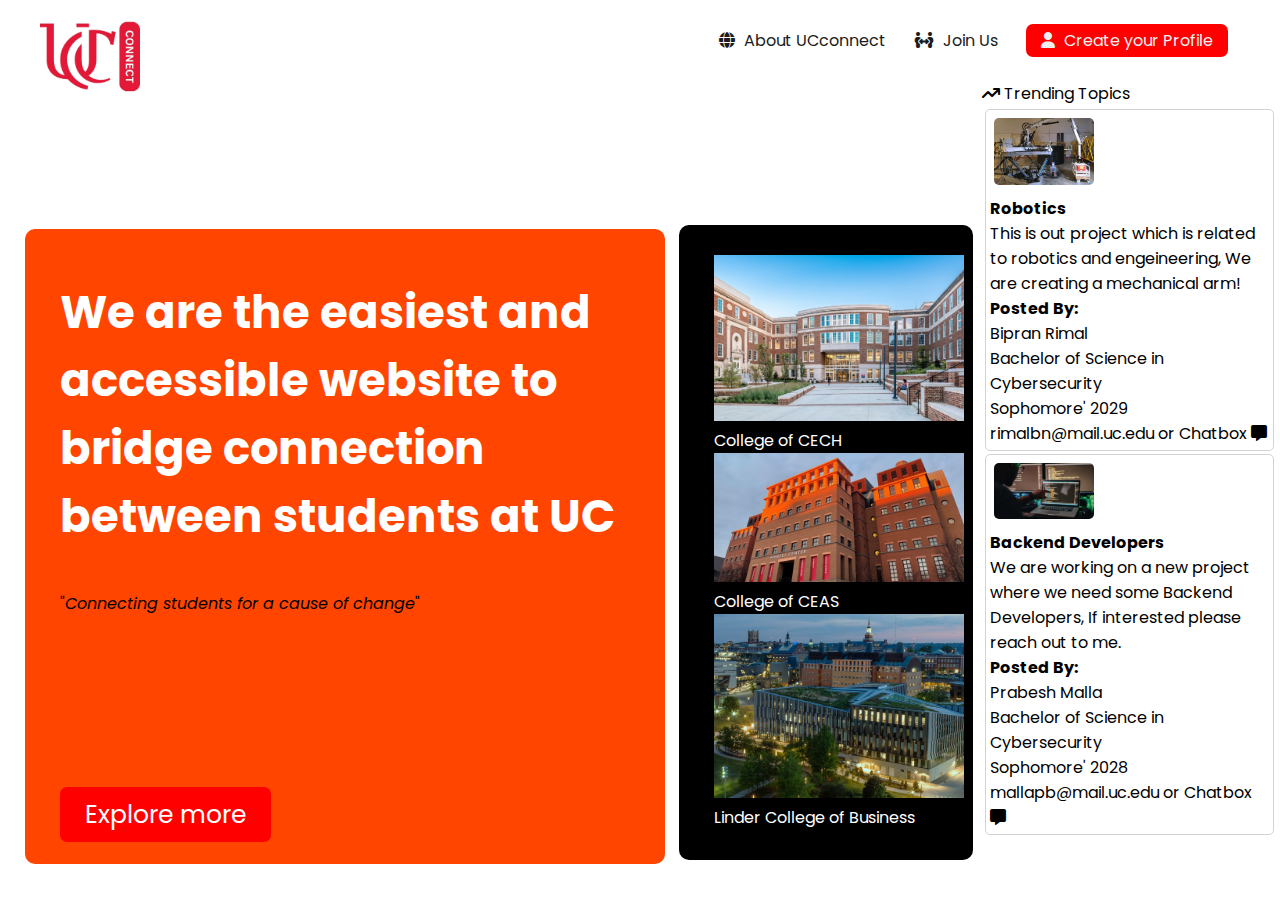
<file: index.html>
<!DOCTYPE html>
<html lang="en">
<head>
    <meta charset="UTF-8">
    <meta name="viewport" content="width=device-width, initial-scale=1.0">
    <title>UCConnect</title>

    <link rel="preconnect" href="https://fonts.googleapis.com">
    <link rel="preconnect" href="https://fonts.gstatic.com" crossorigin>
    <link href="https://fonts.googleapis.com/css2?family=Poppins:wght@400;600&display=swap" rel="stylesheet">

    <link rel="stylesheet" href="https://cdnjs.cloudflare.com/ajax/libs/font-awesome/6.7.2/css/all.min.css" integrity="sha512-Evv84Mr4kqVGRNSgIGL/F/aIDqQb7xQ2vcrdIwxfjThSH8CSR7PBEakCr51Ck+w+/U6swU2Im1vVX0SVk9ABhg==" crossorigin="anonymous" referrerpolicy="no-referrer" />
    <link rel="stylesheet" href="style.css">
</head>
<body class="homepage">
    <!--Navbar-->
    <nav>
        <div class="left">
            <a href="/">
                <img src="/Photos/logo.webp">
            </a>
        </div>

        <div class="right">

            <a href="aboutus.html">
                <i class="fa-solid fa-globe"></i>
                <span>About UCconnect</span>
            </a>

            <a href="joinus.html">
                <i class="fa-solid fa-people-arrows"></i>
                <span>Join Us</span>
            </a>

            <a href="createprofile.html">
                <i class="fa-solid fa-user"></i>
                <span>Create your Profile</span>
            </a>
        </div>
    </nav>

    <!--project homepage-->

    <div class="explore">

        <h1>We are the easiest and accessible website to bridge connection between students at UC</h1>
        <p>"<i>Connecting students for a cause of change</i>"</p>
        <a href="login.html">
        <span>Explore more</span>
        </a>

    </div>

    

    <!--Campus details-->



<section id="colleges" class="college-section">

        <div class="cell">
            <img src="Photos/tempCECH.webp">
            <span>College of CECH</span>
        </div>



        <div class="cell">
            <img src="Photos/tempCEAS.webp">
            <span>College of CEAS</span>
        </div>


        <div class="cell">
            <img src="Photos/tempLinder.webp">
            <span>Linder College of Business</span>
        </div>
    </section>


    <!--Project details-->

    <section id="trend" class="trending-projects">

        <div class="title">
            <i class="fa-solid fa-arrow-trend-up"></i> Trending Topics
        </div>

       <div class="cells">


        <div class="cell">
            <img src="/Photos/Robotics.webp">
            <p><b>Robotics</b></p>
            <span>This is out project which is related to robotics and engeineering, We are creating a mechanical arm!
                <br><b>Posted By:</b><br>Bipran Rimal<br>Bachelor of Science in Cybersecurity<br>Sophomore' 2029<br>rimalbn@mail.uc.edu or Chatbox
            </span>
            <i class="fa-solid fa-message"></i>
        </div>


        <div class="cell">
            <img src="/Photos/Programing.webp">
            <p><b>Backend Developers</b></p>
            <span>We are working on a new project where we need some Backend Developers, If interested please reach out to me.
                <br><b>Posted By:</b><br>Prabesh Malla<br>Bachelor of Science in Cybersecurity<br>Sophomore' 2028<br>mallapb@mail.uc.edu or Chatbox
            </span>
            <i class="fa-solid fa-message"></i>
        </div>


       </div>

    </section>

</body>
</html>
</file>
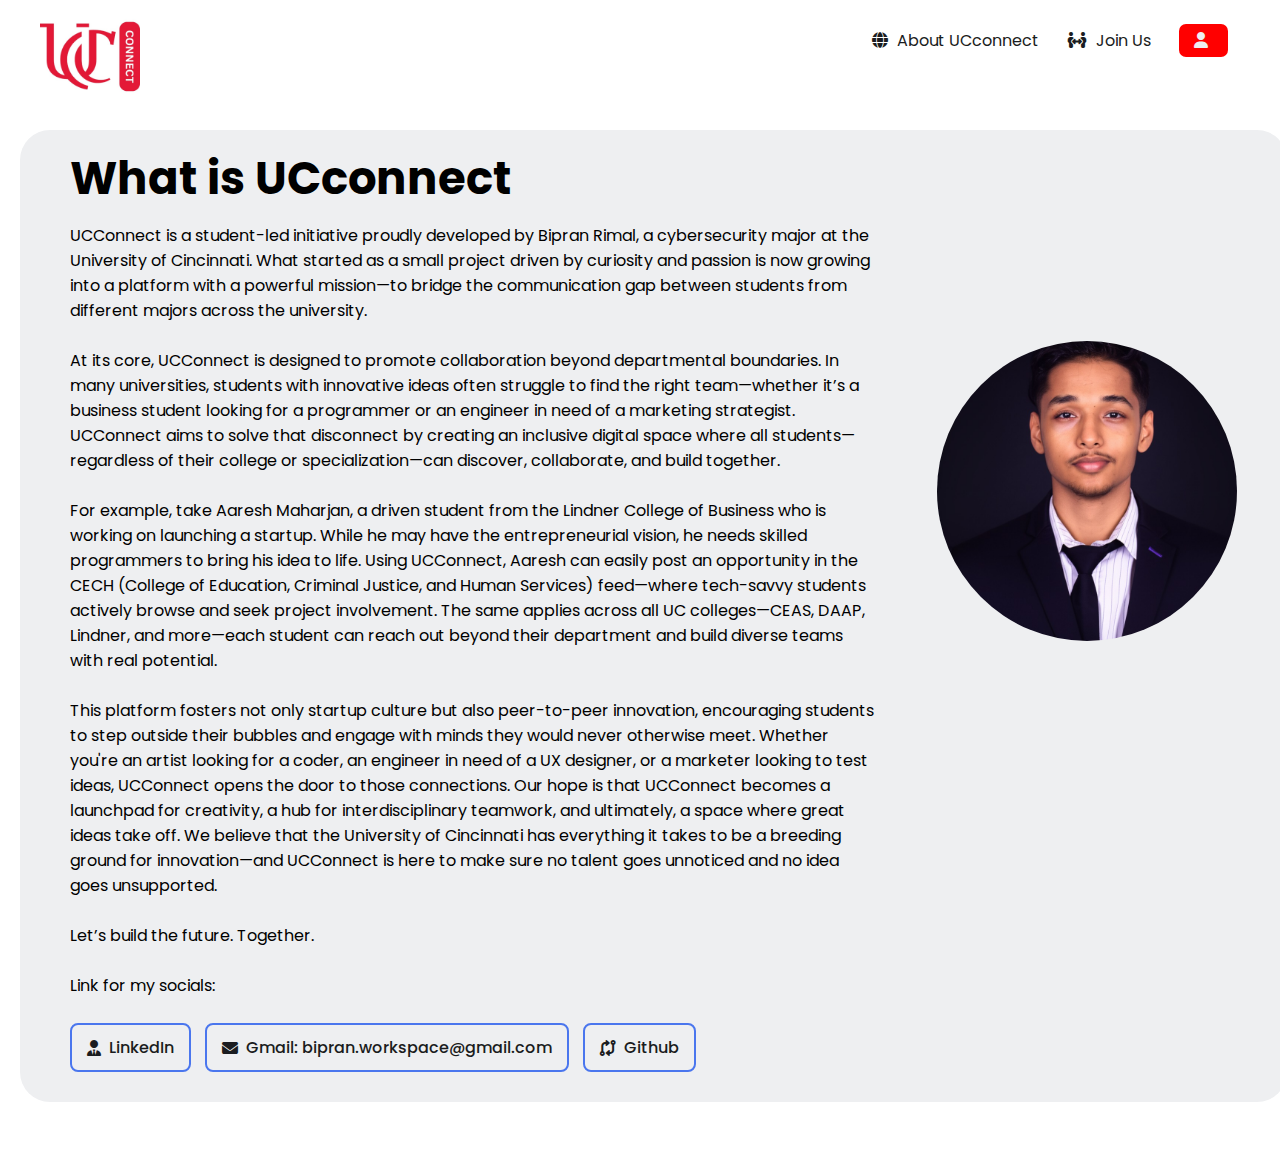
<file: aboutus.html>
<!DOCTYPE html>
    <html lang="en">
    <head>
        <meta charset="UTF-8">
        <meta name="viewport" content="width=device-width, initial-scale=1.0">
        <title>About Us</title>


        <link rel="preconnect" href="https://fonts.googleapis.com">
        <link rel="preconnect" href="https://fonts.gstatic.com" crossorigin>
        <link href="https://fonts.googleapis.com/css2?family=Poppins:wght@400;600&display=swap" rel="stylesheet">

        <link rel="stylesheet" href="https://cdnjs.cloudflare.com/ajax/libs/font-awesome/6.7.2/css/all.min.css" integrity="sha512-Evv84Mr4kqVGRNSgIGL/F/aIDqQb7xQ2vcrdIwxfjThSH8CSR7PBEakCr51Ck+w+/U6swU2Im1vVX0SVk9ABhg==" crossorigin="anonymous" referrerpolicy="no-referrer" />
        <link rel="stylesheet" href="style.css">


    </head>
    <body class="aboutus">
        

        <!--Navbar-->
        <nav>
            <div class="left">
                <a href="index.html">
                    <img src="/Photos/logo.webp">
                </a>
            </div>

            <div class="right">

                <a href="aboutus.html">
                    <i class="fa-solid fa-globe"></i>
                    <span>About UCconnect</span>
                </a>

                <a href="joinus.html">
                    <i class="fa-solid fa-people-arrows"></i>
                    <span>Join Us</span>
                </a>

                <a href="login.html">
                    <i class="fa-solid fa-user"></i>
                    <span id="userDisplay"></span>
                </a>
            </div>
        </nav>


<main>

    <!--What is UC connect??-->


    <section class="main-class">
        <div class="text">
            <h1>What is UCconnect</h1>
            <p>UCConnect is a student-led initiative proudly developed by Bipran Rimal, a cybersecurity major at the University of Cincinnati. What started as a small project driven by curiosity and passion is now growing into a platform with a powerful mission—to bridge the communication gap between students from different majors across the university.
                <br><br>At its core, UCConnect is designed to promote collaboration beyond departmental boundaries. In many universities, students with innovative ideas often struggle to find the right team—whether it’s a business student looking for a programmer or an engineer in need of a marketing strategist. UCConnect aims to solve that disconnect by creating an inclusive digital space where all students—regardless of their college or specialization—can discover, collaborate, and build together.
                <br><br>For example, take Aaresh Maharjan, a driven student from the Lindner College of Business who is working on launching a startup. While he may have the entrepreneurial vision, he needs skilled programmers to bring his idea to life. Using UCConnect, Aaresh can easily post an opportunity in the CECH (College of Education, Criminal Justice, and Human Services) feed—where tech-savvy students actively browse and seek project involvement. The same applies across all UC colleges—CEAS, DAAP, Lindner, and more—each student can reach out beyond their department and build diverse teams with real potential.
                <br><br>This platform fosters not only startup culture but also peer-to-peer innovation, encouraging students to step outside their bubbles and engage with minds they would never otherwise meet. Whether you're an artist looking for a coder, an engineer in need of a UX designer, or a marketer looking to test ideas, UCConnect opens the door to those connections.
                Our hope is that UCConnect becomes a launchpad for creativity, a hub for interdisciplinary teamwork, and ultimately, a space where great ideas take off. We believe that the University of Cincinnati has everything it takes to be a breeding ground for innovation—and UCConnect is here to make sure no talent goes unnoticed and no idea goes unsupported.
                <br><br>Let’s build the future. Together.
                <br><br>Link for my socials:<br>
            </p>

            <div class="links">
                <a href="https://www.linkedin.com/in/bipran/">
                    <i class="fa-solid fa-user-tie"></i>
                    <span>LinkedIn</span>
                </a>


                <a href="mailto:bipran.workspace@gmail.com">
                    <i class="fa-solid fa-envelope"></i>
                    <span>Gmail: bipran.workspace@gmail.com</span>
                </a>  


                <a href="https://github.com/rimalbn">
                    <i class="fa-solid fa-code-compare"></i>
                    <span>Github</span>
                </a>
            </div>
        </div>

            <div class="headshot">
                <img src="/Photos/BipranNewPhoto.webp">
            </div>

    </section>








        <script>
        // Grab the saved username
        const username = localStorage.getItem("loggedInUser");

        // Find the element that says "Guest"
        const userDisplay = document.getElementById("userDisplay");

        // Replace it with the actual username
        if (username && userDisplay) {
        userDisplay.textContent = username;
        }
    </script>

        </main>
    </body>
</html>
</file>
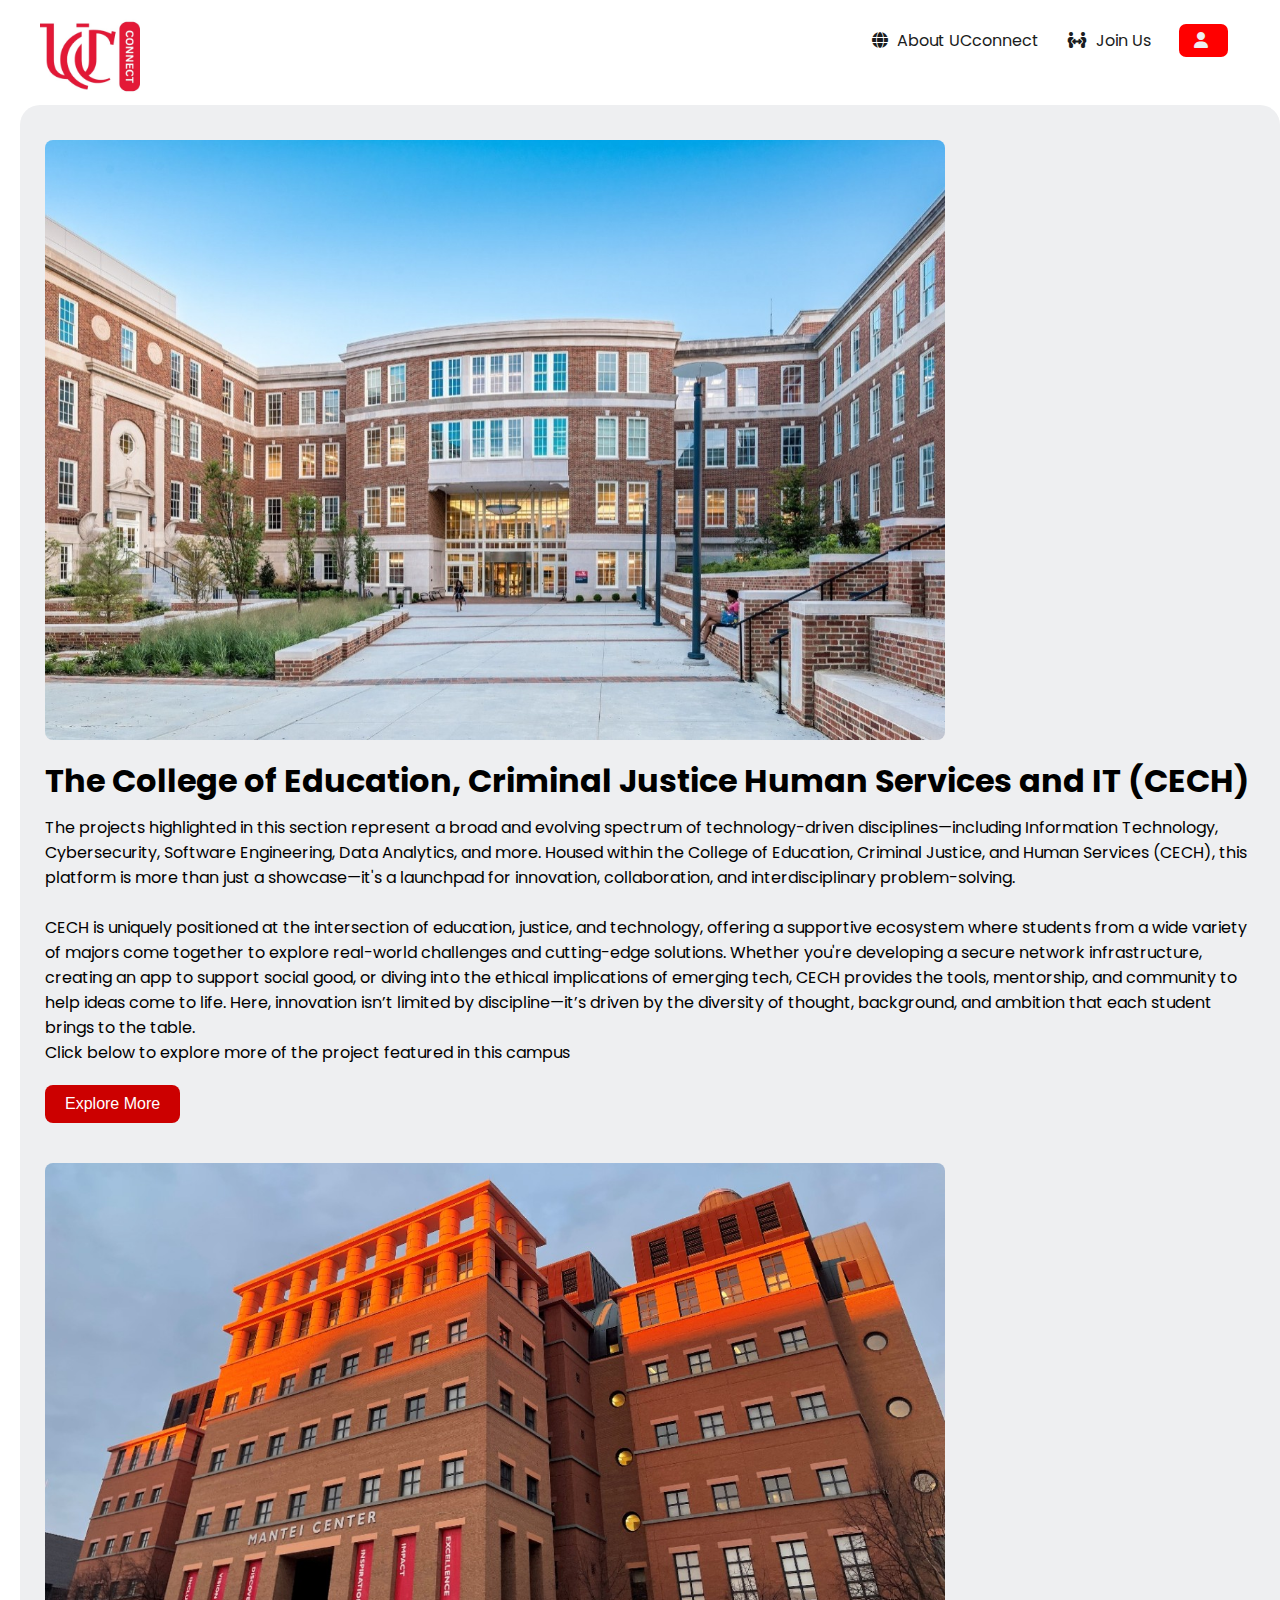
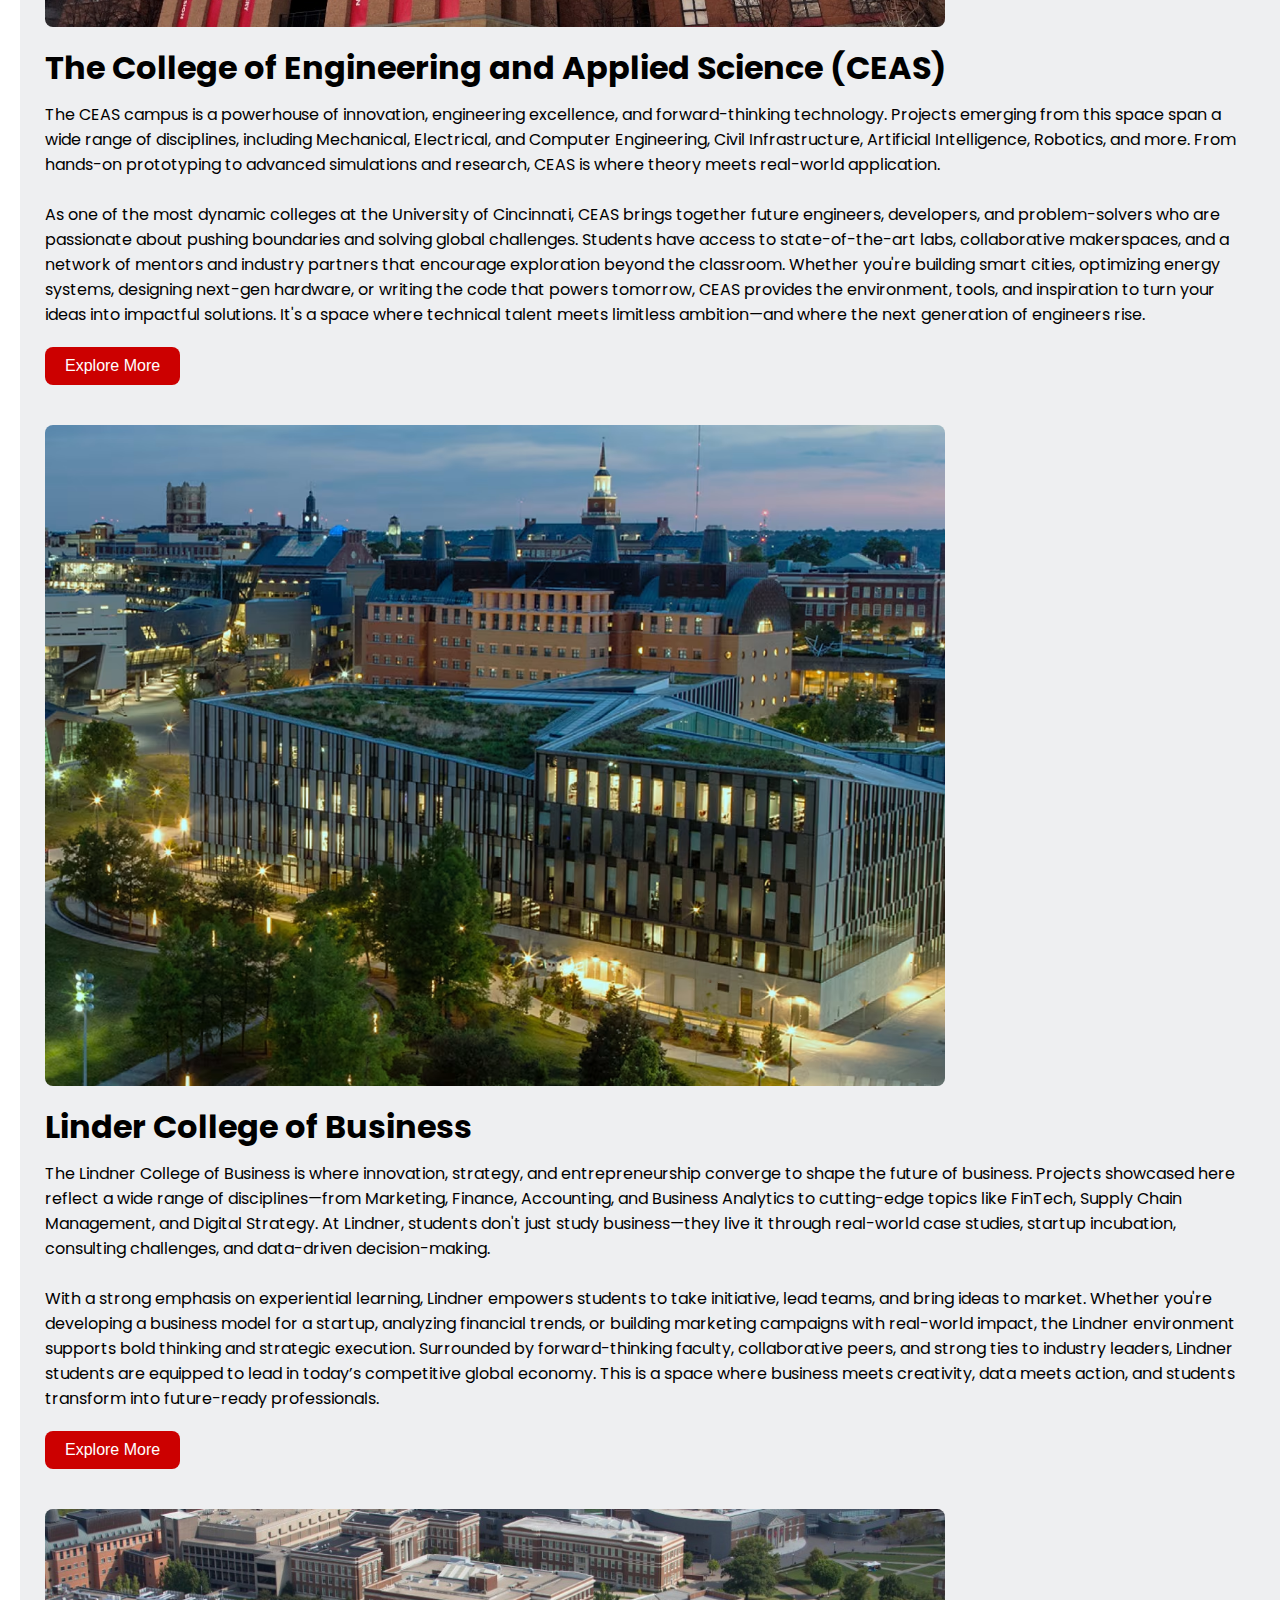
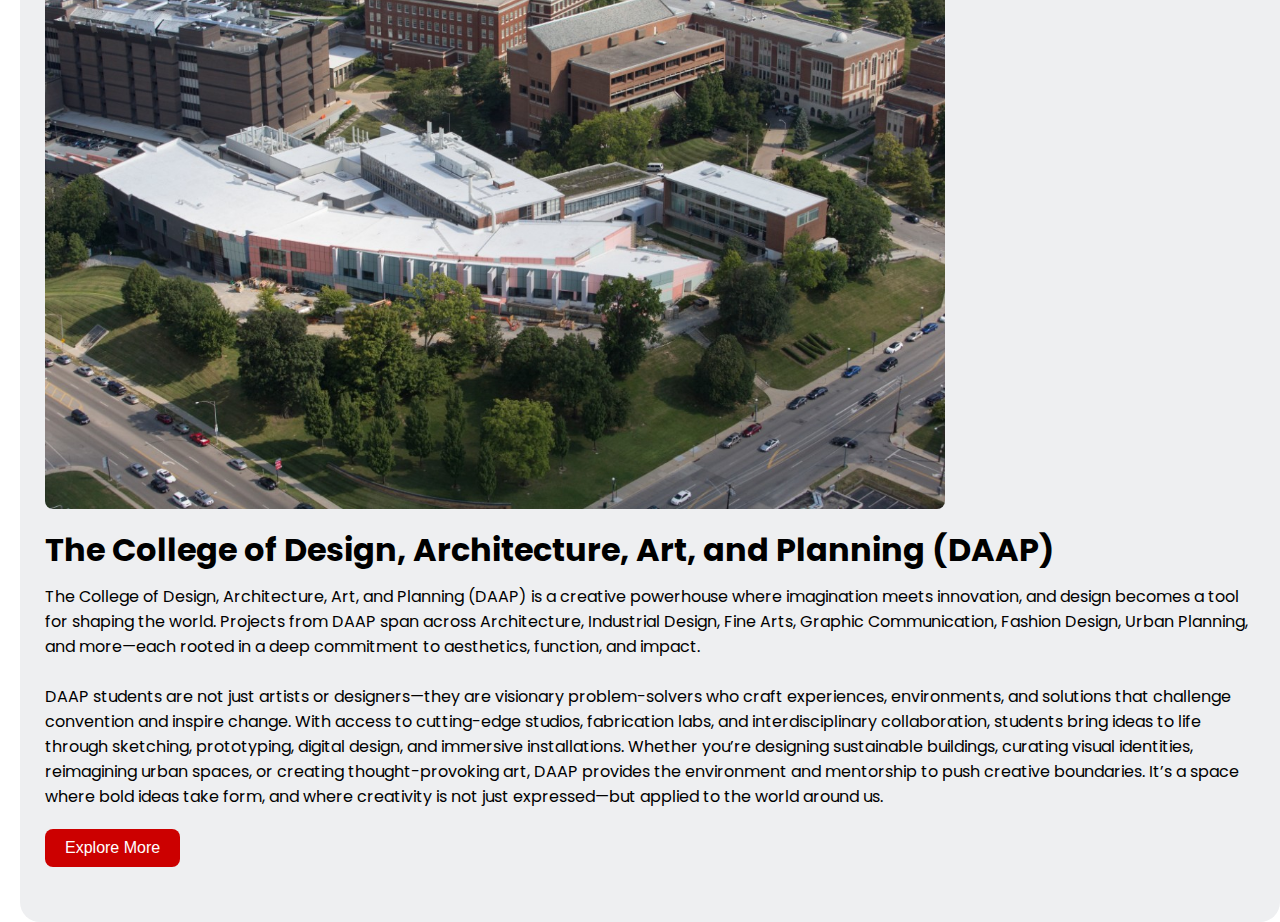
<file: college.html>
<!DOCTYPE html>
<html lang="en">
<head>
    <meta charset="UTF-8">
    <meta name="viewport" content="width=device-width, initial-scale=1.0">
    <title>Welcome</title>

    <link rel="preconnect" href="https://fonts.googleapis.com">
    <link rel="preconnect" href="https://fonts.gstatic.com" crossorigin>
    <link href="https://fonts.googleapis.com/css2?family=Poppins:wght@400;600&display=swap" rel="stylesheet">

    <link rel="stylesheet" href="https://cdnjs.cloudflare.com/ajax/libs/font-awesome/6.7.2/css/all.min.css" integrity="sha512-Evv84Mr4kqVGRNSgIGL/F/aIDqQb7xQ2vcrdIwxfjThSH8CSR7PBEakCr51Ck+w+/U6swU2Im1vVX0SVk9ABhg==" crossorigin="anonymous" referrerpolicy="no-referrer" />
    <link rel="stylesheet" href="style.css">


</head>
<body class="welcomepage">

        <!--Navbar-->
    <nav>
        <div class="left">
            <a href="college.html">
                <img src="/Photos/logo.webp">
            </a>
        </div>

        <div class="right">

            <a href="aboutus.html">
                <i class="fa-solid fa-globe"></i>
                <span>About UCconnect</span>
            </a>

            <a href="joinus.html">
                <i class="fa-solid fa-people-arrows"></i>
                <span>Join Us</span>
            </a>

            <a href="login.html">
                <i class="fa-solid fa-user"></i>
                <span id="userDisplay"></span>
            </a>
        </div>
    </nav>







    <!--colleges-->

    <section id="loggedin" class="college-details">

        <div class="cell">
            <img src="Photos/tempCECH.webp">
            <h1>The College of Education, Criminal Justice Human Services and IT (CECH)</h1>
            <span>The projects highlighted in this section represent a broad and evolving spectrum of technology-driven disciplines—including Information Technology, Cybersecurity, Software Engineering, Data Analytics, and more. Housed within the College of Education, Criminal Justice, and Human Services (CECH), this platform is more than just a showcase—it's a launchpad for innovation, collaboration, and interdisciplinary problem-solving.
                <br><br>CECH is uniquely positioned at the intersection of education, justice, and technology, offering a supportive ecosystem where students from a wide variety of majors come together to explore real-world challenges and cutting-edge solutions. Whether you're developing a secure network infrastructure, creating an app to support social good, or diving into the ethical implications of emerging tech, CECH provides the tools, mentorship, and community to help ideas come to life.
                Here, innovation isn’t limited by discipline—it’s driven by the diversity of thought, background, and ambition that each student brings to the table.
                <br>Click below to explore more of the project featured in this campus
            </span>
            <br>
            <button onclick="window.location.href='Socialmedia.html'">Explore More</button>



        </div>



        <div class="cell">
            <img src="Photos/tempCEAS.webp">
            <h1>The College of Engineering and Applied Science (CEAS)</h1>
            <span>The CEAS campus is a powerhouse of innovation, engineering excellence, and forward-thinking technology. Projects emerging from this space span a wide range of disciplines, including Mechanical, Electrical, and Computer Engineering, Civil Infrastructure, Artificial Intelligence, Robotics, and more. From hands-on prototyping to advanced simulations and research, CEAS is where theory meets real-world application.
                <br><br>As one of the most dynamic colleges at the University of Cincinnati, CEAS brings together future engineers, developers, and problem-solvers who are passionate about pushing boundaries and solving global challenges. Students have access to state-of-the-art labs, collaborative makerspaces, and a network of mentors and industry partners that encourage exploration beyond the classroom.
                Whether you're building smart cities, optimizing energy systems, designing next-gen hardware, or writing the code that powers tomorrow, CEAS provides the environment, tools, and inspiration to turn your ideas into impactful solutions. It's a space where technical talent meets limitless ambition—and where the next generation of engineers rise.
            </span>
            <br>
            <button onclick="window.location.href='Socialmedia.html'">Explore More</button>


        </div>


        <div class="cell">
            <img src="Photos/tempLinder.webp">
            <h1>Linder College of Business</h1>
            <span>The Lindner College of Business is where innovation, strategy, and entrepreneurship converge to shape the future of business. Projects showcased here reflect a wide range of disciplines—from Marketing, Finance, Accounting, and Business Analytics to cutting-edge topics like FinTech, Supply Chain Management, and Digital Strategy. At Lindner, students don't just study business—they live it through real-world case studies, startup incubation, consulting challenges, and data-driven decision-making.
                <br><br>With a strong emphasis on experiential learning, Lindner empowers students to take initiative, lead teams, and bring ideas to market. Whether you're developing a business model for a startup, analyzing financial trends, or building marketing campaigns with real-world impact, the Lindner environment supports bold thinking and strategic execution.
                Surrounded by forward-thinking faculty, collaborative peers, and strong ties to industry leaders, Lindner students are equipped to lead in today’s competitive global economy. This is a space where business meets creativity, data meets action, and students transform into future-ready professionals.
            </span>
            <br>
            <button onclick="window.location.href='Socialmedia.html'">Explore More</button>


        </div>


        <div class="cell">
            <img src="Photos/tempDAAP.webp">
            <h1>The College of Design, Architecture, Art, and Planning (DAAP)</h1>
            <span>The College of Design, Architecture, Art, and Planning (DAAP) is a creative powerhouse where imagination meets innovation, and design becomes a tool for shaping the world. Projects from DAAP span across Architecture, Industrial Design, Fine Arts, Graphic Communication, Fashion Design, Urban Planning, and more—each rooted in a deep commitment to aesthetics, function, and impact.
                <br><br>DAAP students are not just artists or designers—they are visionary problem-solvers who craft experiences, environments, and solutions that challenge convention and inspire change. With access to cutting-edge studios, fabrication labs, and interdisciplinary collaboration, students bring ideas to life through sketching, prototyping, digital design, and immersive installations.
                Whether you’re designing sustainable buildings, curating visual identities, reimagining urban spaces, or creating thought-provoking art, DAAP provides the environment and mentorship to push creative boundaries. It’s a space where bold ideas take form, and where creativity is not just expressed—but applied to the world around us.
            </span>
            <br>
            <button onclick="window.location.href='Socialmedia.html'">Explore More</button>


        </div>


    </section>



    <!--Use details for college-->







    <script>
        // Grab the saved username
        const username = localStorage.getItem("loggedInUser");

        // Find the element that says "Guest"
        const userDisplay = document.getElementById("userDisplay");

        // Replace it with the actual username
        if (username && userDisplay) {
        userDisplay.textContent = username;
        }
    </script>
    
</body>
</html>
</file>
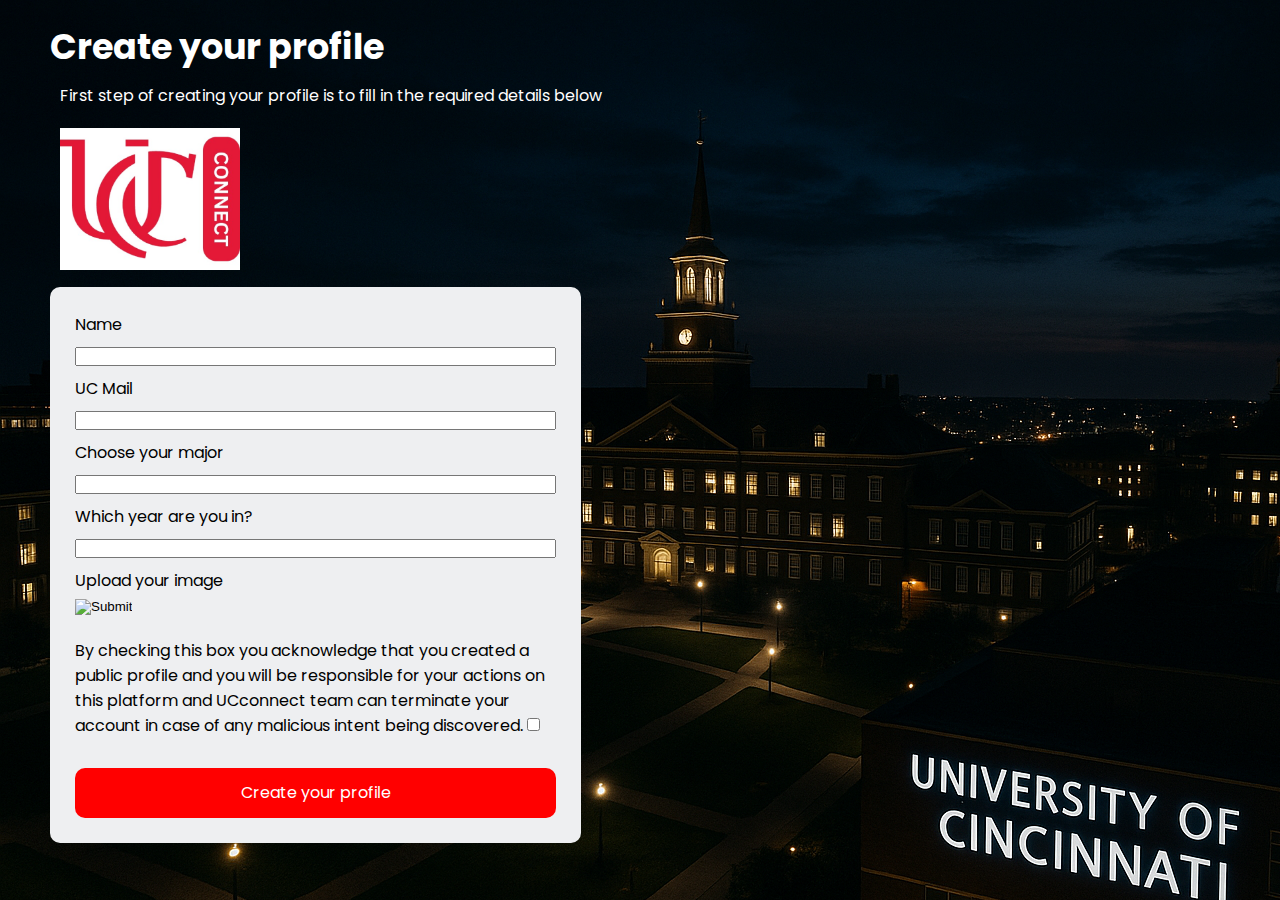
<file: createprofile.html>
<!DOCTYPE html>
<html lang="en">
<head>
    <meta charset="UTF-8">
    <meta name="viewport" content="width=device-width, initial-scale=1.0">
    <title>Join Us</title>

    <link rel="preconnect" href="https://fonts.googleapis.com">
    <link rel="preconnect" href="https://fonts.gstatic.com" crossorigin>
    <link href="https://fonts.googleapis.com/css2?family=Poppins:wght@400;600&display=swap" rel="stylesheet">

    <link rel="stylesheet" href="https://cdnjs.cloudflare.com/ajax/libs/font-awesome/6.7.2/css/all.min.css" integrity="sha512-Evv84Mr4kqVGRNSgIGL/F/aIDqQb7xQ2vcrdIwxfjThSH8CSR7PBEakCr51Ck+w+/U6swU2Im1vVX0SVk9ABhg==" crossorigin="anonymous" referrerpolicy="no-referrer" />
    <link rel="stylesheet" href="style.css">


    <style>
        body{
            font-family: 'poppins', sans-serif;
            background-image: url(Photos/UniversityPic.webp);
            background-color: black;
            color: white;
        }

        .contact-section .group .text{
            color: white;
        }

        .contact-section .group{
            color: black;
        }

        .contact-section .group .signup-logo img{
            border-radius: 50px;
        }

    </style>









</head>


<body class="create-profile">

        <!--Section4 Contact!-->
        <section id="contact" class="contact-section">
            <h2>Create your profile</h2>

            <div class="group">
                <div class="text">
                    First step of creating your profile is to fill in the required details below
                </div>

                <div id="signup-logo">
                    <img src="Photos/logo.webp">
                </div>

                <form>

                    <label for="name">Name</label>
                    <input type="text" id="name">

                    <label for="email">UC Mail</label>
                    <input type="email" id="email">

                    <label for ="major"> Choose your major</label>
                    <input type="text" id="major">

                    <label for ="year">Which year are you in?</label>
                    <input type="text" id="year">

                    <div id="form-headshot">
                        <label for="form-headshot">Upload your image<br></label>
                        <input type="image" id="form-headshot">
                    </div>


                    <div id="warn">
                        <label for="warning"> By checking this box you acknowledge that you created a public profile
                            and you will be responsible for your actions on this platform and UCconnect team can terminate your 
                            account in case of any malicious intent being discovered.
                        </label>
                        <input type="checkbox" id="warning">
                    </div>


                    <button type="submit">Create your profile</button>
                </form>
            </div>
        </section>
    
</body>
</html>
</file>
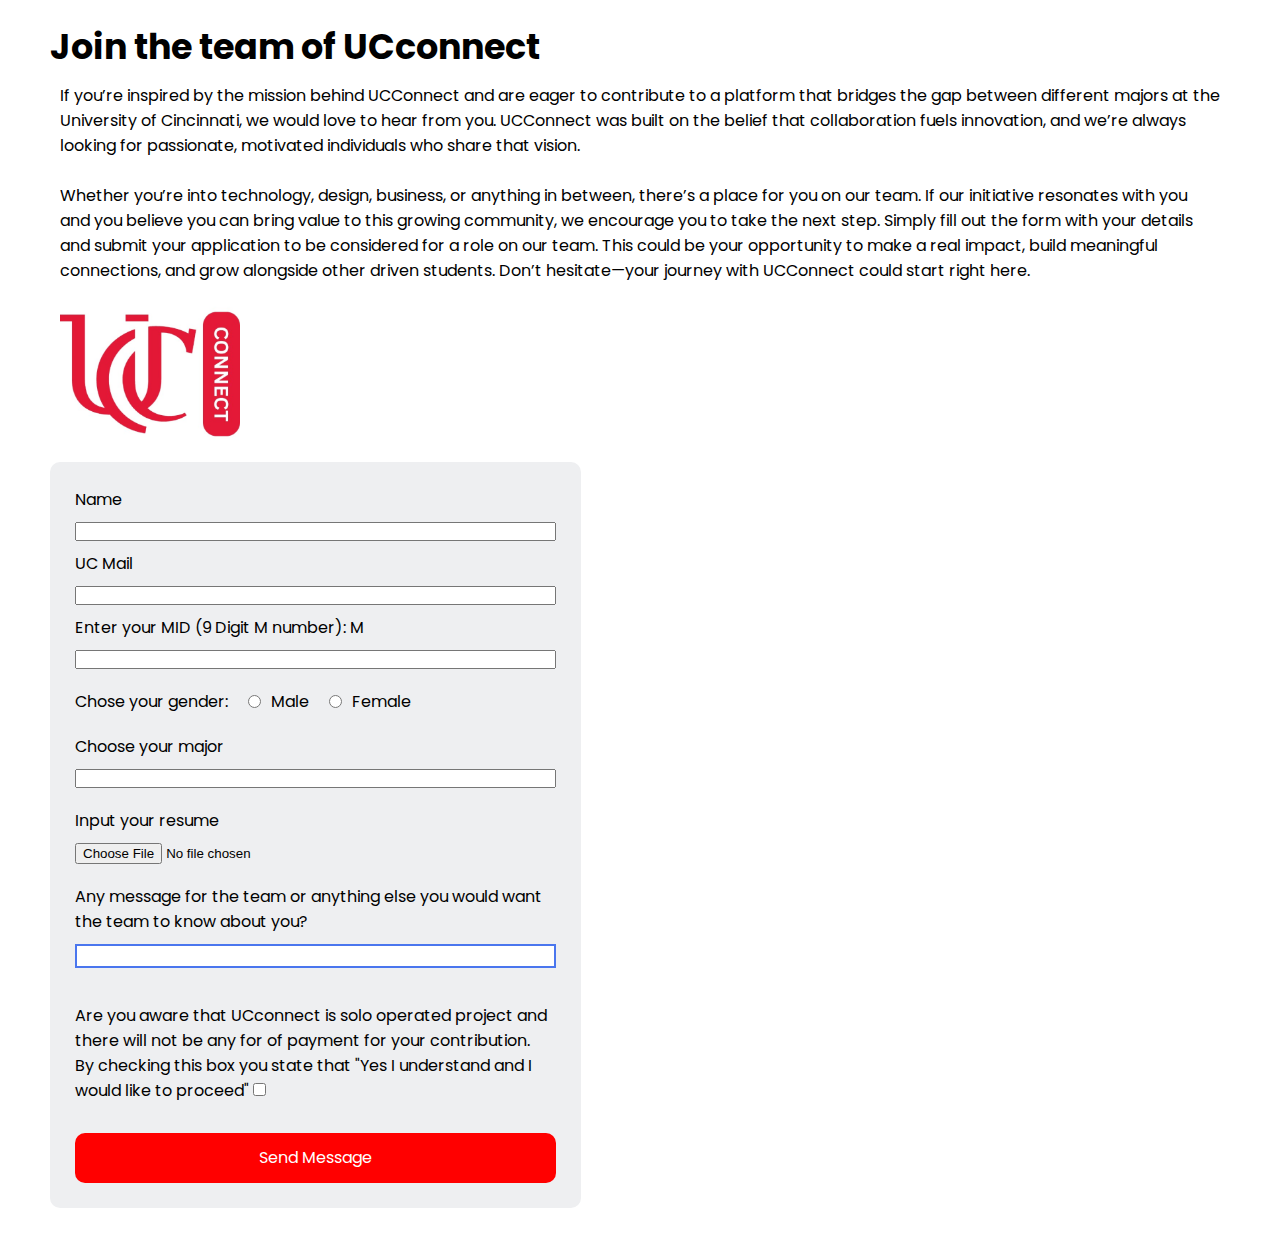
<file: joinus.html>
<!DOCTYPE html>
<html lang="en">
<head>
    <meta charset="UTF-8">
    <meta name="viewport" content="width=device-width, initial-scale=1.0">
    <title>Join Us</title>

    <link rel="preconnect" href="https://fonts.googleapis.com">
    <link rel="preconnect" href="https://fonts.gstatic.com" crossorigin>
    <link href="https://fonts.googleapis.com/css2?family=Poppins:wght@400;600&display=swap" rel="stylesheet">

    <link rel="stylesheet" href="https://cdnjs.cloudflare.com/ajax/libs/font-awesome/6.7.2/css/all.min.css" integrity="sha512-Evv84Mr4kqVGRNSgIGL/F/aIDqQb7xQ2vcrdIwxfjThSH8CSR7PBEakCr51Ck+w+/U6swU2Im1vVX0SVk9ABhg==" crossorigin="anonymous" referrerpolicy="no-referrer" />
    <link rel="stylesheet" href="style.css">
</head>


<body class="joinus">

        <!--Section4 Contact!-->
        <section id="contact" class="contact-section">
            <h2>Join the team of UCconnect</h2>

            <div class="group">
                <div class="text">
                    If you’re inspired by the mission behind UCConnect and are eager to contribute to a platform 
                    that bridges the gap between different majors at the University of Cincinnati, we would love to hear from you.
                    UCConnect was built on the belief that collaboration fuels innovation, and we’re always looking for passionate, 
                    motivated individuals who share that vision. 
                    <br><br>Whether you’re into technology, design, business, or anything in
                    between, there’s a place for you on our team. If our initiative resonates with you and you believe you can bring 
                    value to this growing community, we encourage you to take the next step. Simply fill out the form with your 
                    details and submit your application to be considered for a role on our team. This could be your opportunity to 
                    make a real impact, build meaningful connections, and grow alongside other driven students. 
                    Don’t hesitate—your journey with UCConnect could start right here.<br>
                </div>

                <div id="signup-logo">
                    <img src="/Photos/logo.webp">
                </div>

                <form>

                    <label for="name">Name</label>
                    <input type="text" id="name">

                    <label for="email">UC Mail</label>
                    <input type="email" id="email">

                    <label for="MID">Enter your MID (9 Digit M number): M</label>
                    <input type="number">


                    <div id="checkbox">
                        <label for="gender">Chose your gender: </label><br>
                        <input type="radio" id="male" name="gender" value="male">
                        <label for="male">Male</label><br>
                        <input type="radio" id="female" name="gender" value="female">
                        <label for="female">Female</label><br>
                    </div>

                    <label for ="major"> Choose your major</label>
                    <input type="text" id="major">

                    <div id="form-resume">
                        <label for="resume"> Input your resume<br></label>
                        <input type="file" id="resume">
                    </div>


                    <label for="message">Any message for the team or anything else you would want the team to know about you?</label>
                    <textarea id="Message" cols="30" rows="10"></textarea>


                    <div id="warn">
                        <label for="warning">Are you aware that UCconnect is solo operated project and there will not be any for of payment
                            for your contribution.<br>By checking this box you state that "Yes I understand and I would like 
                            to proceed"</label>
                        <input type="checkbox" id="warning">
                    </div>


                    <button type="submit">Send Message</button>
                </form>
            </div>
        </section>
    
</body>
</html>
</file>
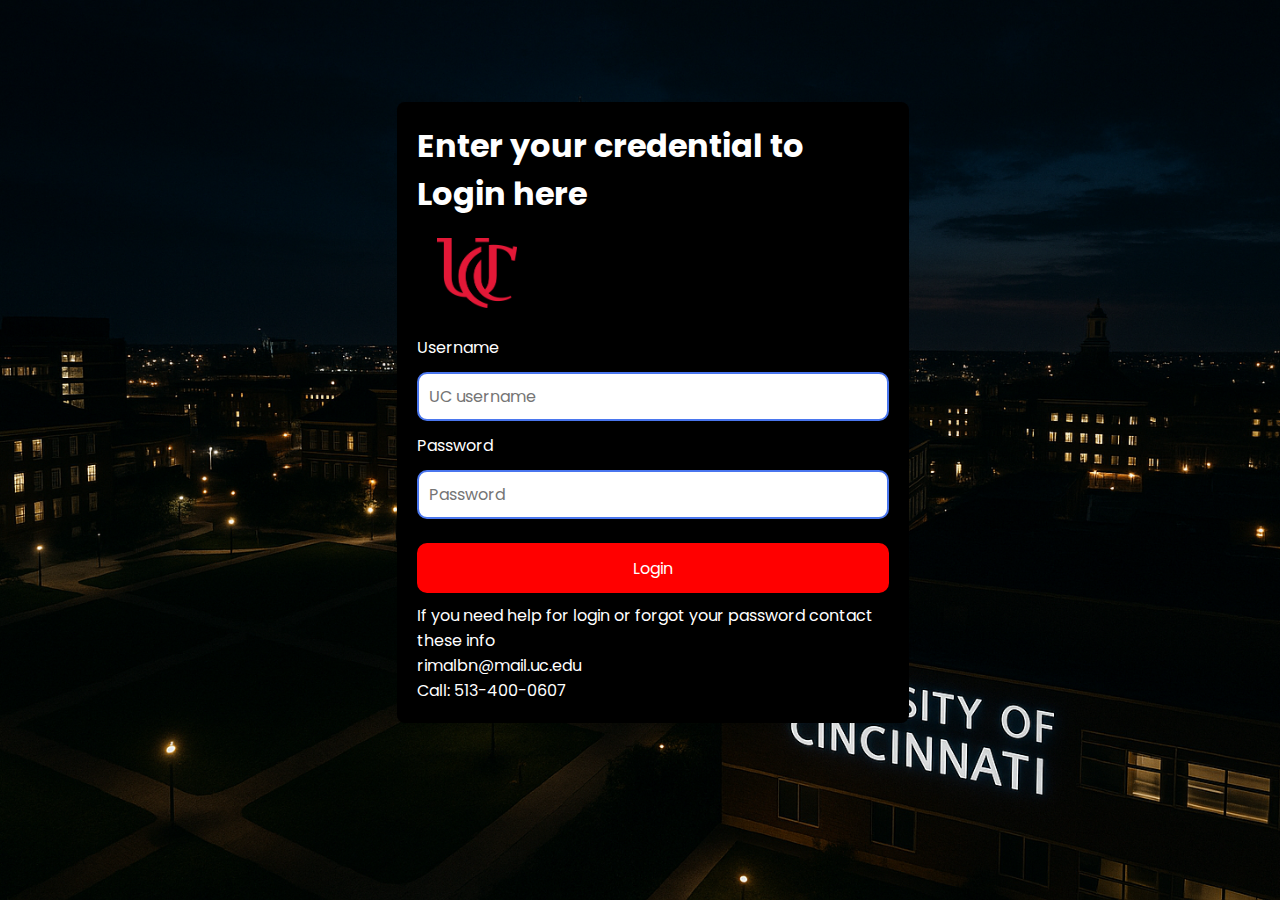
<file: login.html>
<!DOCTYPE html>
<html lang="en">
<head>
    <meta charset="UTF-8">
    <meta name="viewport" content="width=device-width, initial-scale=1.0">
    <title>Login Page</title>


    <link rel="preconnect" href="https://fonts.googleapis.com">
    <link rel="preconnect" href="https://fonts.gstatic.com" crossorigin>
    <link href="https://fonts.googleapis.com/css2?family=Poppins:wght@400;600&display=swap" rel="stylesheet">

    <link rel="stylesheet" href="https://cdnjs.cloudflare.com/ajax/libs/font-awesome/6.7.2/css/all.min.css" integrity="sha512-Evv84Mr4kqVGRNSgIGL/F/aIDqQb7xQ2vcrdIwxfjThSH8CSR7PBEakCr51Ck+w+/U6swU2Im1vVX0SVk9ABhg==" crossorigin="anonymous" referrerpolicy="no-referrer" />
    <link rel="stylesheet" href="style.css">


</head>


<body class="login">


    <section id="loginpage" class="loginbox">
        <div class="group">

        <h1>Enter your credential to Login here</h1>
        <img src="Photos/university_of_cincinnati-logo.webp">

            <form onsubmit="return validateLogin(event)">
                <label for="name">Username</label>
                <input type="text" id="username" placeholder="UC username">

                <label for="password">Password</label>
                <input type="password" id="password" placeholder="Password">

                  <p id="error-msg" style="color: red;"></p>


                <button type="submit">Login</button>
            </form>


            <span>If you need help for login or forgot your password contact these info<br>
            rimalbn@mail.uc.edu
            <br>Call: 513-400-0607
            </span>
        </div>
    </section>








<script>
  function validateLogin(event) {
    event.preventDefault(); // Prevent form from actually submitting

    const username = document.getElementById('username').value;
    const password = document.getElementById('password').value;
    const errorMsg = document.getElementById('error-msg');

    // Add desired credentials here
    const users=[
        {username: "rimalbn", password: "CONFIRM@69420$lol"},
        {username: "risalaa", password: "Anil@123"},
        {username: "mandalpa", password: "Greatamericans69"}
    ]
    
    const isValid = users.some(user => user.username === username && user.password === password);
    if (isValid) {

        localStorage.setItem("loggedInUser", username);
      // ✅ Redirect to another page
      window.location.href = "college.html"; 
    } else {
      // ❌ Show error
      errorMsg.textContent = "Invalid username or password.";
    }

    return false; // Prevent actual form submission
  }



</script>

</body>
</html>
</file>
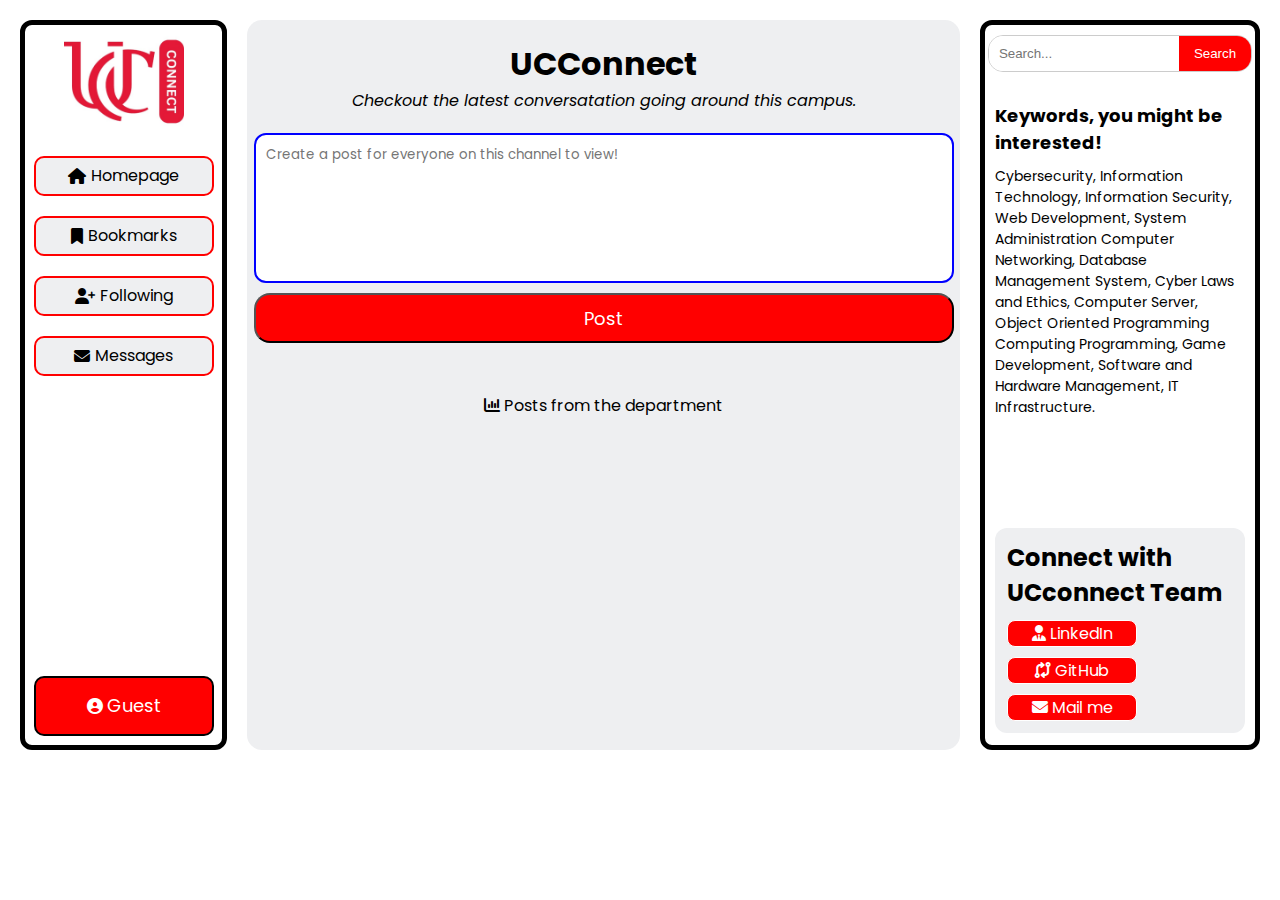
<file: Socialmedia.html>
<!DOCTYPE html>
<html lang="en">
<head>
    <meta charset="UTF-8">
    <meta name="viewport" content="width=device-width, initial-scale=1.0">
    <title>UCconnect- briding the communication gap</title>

    <link rel="preconnect" href="https://fonts.googleapis.com">
    <link rel="preconnect" href="https://fonts.gstatic.com" crossorigin>
    <link href="https://fonts.googleapis.com/css2?family=Poppins:wght@400;600&display=swap" rel="stylesheet">
    <link rel="stylesheet" href="https://unicons.iconscout.com/release/v4.0.8/css/line.css">

    <link rel="stylesheet" href="https://cdnjs.cloudflare.com/ajax/libs/font-awesome/6.7.2/css/all.min.css" integrity="sha512-Evv84Mr4kqVGRNSgIGL/F/aIDqQb7xQ2vcrdIwxfjThSH8CSR7PBEakCr51Ck+w+/U6swU2Im1vVX0SVk9ABhg==" crossorigin="anonymous" referrerpolicy="no-referrer" />
    <link rel="stylesheet" href="style.css">





    <!--CSS-->
    

    <style>






    body{
        display: flex;
        font-family:'poppins', sans-serif;
        background-color: var (--background-color);
        text-decoration: none;
        max-width: 1400px;
    }

    .left-pannel{
        display: flex;
        flex-direction: column;
        align-items: center;
        justify-content: center;
        gap: 20px;
        width: 240px;
        height: 730px;
        border: 5px solid black;
        margin: 20px;
        border-radius: 12px;
    }
    

    .left-pannel .cells a{
        display: flex;
        gap: 5px;
        border: 2px solid red;
        width: 180px;
        height: 40px;
        border-radius: 10px;
        background-color: var(--background-color);
        justify-content: center;
        align-items: center;
        color: black;
    }


    .left-pannel .cells a:hover{
        background-color: black;
        color: white;
        transition: .3s;
    }





    .left-pannel .profile-info{
        margin-top: 220px;
    }




    .left-pannel .profile-info .infos{
        display: flex;
        gap: 10px;
        background-color: var(--background-color);
        justify-content: center;
        align-items: center;
        width: 180px;
        height: 60px;
        border-radius: 10px;
        border: 2px solid black;
        margin-top: 60px;
        background-color: red;
    }

    .left-pannel .profile-info :hover{
        background-color: black;
        transition: .3s;
        cursor: pointer;
    }



    .left-pannel .profile-info .infos span{
        color: white;
        font-size: 18px;
    }

    .left-pannel .profile-info .infos a{
        color: white;
    }


    .left-pannel .logo-sm img{
        width: 120px;
    }


    /*Main Feed*/

    .main-feed{
        background-color: var(--background-color);
        display: flex;
        flex-direction: column;
        width: 65%;
        margin-top: 20px;
        margin-bottom: 20px;
        border-radius: 15px;
        align-items: center;
    }

    .main-feed .titletext{
        display: flex;
        flex-direction: column;
        align-items: center;
        margin-top: 20px;
        
    }

    .main-feed form{
        display: flex;
        flex-direction: column;
        gap: 10px;
    }

    .main-feed form button{
        height: 50px;
        font-size: 18px;
        font-family: 'poppins', sans-serif;
        background-color: red;
        color: white;
        cursor: pointer;
        border-radius: 16px;
    }

    .main-feed form button:hover{
        background-color: black;
    }

    .main-feed form textarea{
        font-family: 'poppins', sans-serif;
        padding: 10px;
        margin-top: 10px;
        width: 700px;
        resize: none;
        border-radius: 12px;
        border: 2px solid blue;
        height: 150px;
    }






    /*Posts*/
    .main-feed .main-posts{
        margin-top: 30px;
        margin: 50px;
    }
    .post-buttons {
        margin-top: 10px;
        display: flex;
        gap: 10px;
    }

    .post-buttons button {
        padding: 5px 10px;
        font-size: 14px;
        cursor: pointer;
        border: none;
        border-radius: 6px;
        background-color: red;
        color: white;
    }

    .post-buttons button:hover {
        background-color: black;
    }






    /*Right Side*/
    .right-pannel{
        display: flex;
        flex-direction: column;
        align-items: center;
        gap: 20px;
        width: 320px;
        height: 730px;
        border: 5px solid black;
        margin: 20px;
        border-radius: 12px;
    }


    /*Search Bar*/
    .search-container {
        display: flex;
        border: 1px solid #ccc;
        border-radius: 15px;
        overflow: hidden;
        background-color: #fff;
        margin-top: 10px;
    }

    .search-container input[type="text"] {
        padding: 10px;
        border: none;
        outline: none;
        width: 190px;
        user-select: none;
    }

    .search-container button {
        padding: 10px 15px;
        border: none;
        background-color: red;
        color: white;
        cursor: pointer;
        user-select: none;
    }

    .search-container button:hover {
        background-color: black;
    }

    .right-pannel .tags{
        display: flex;
        flex-direction: column;
        width: 270px;
        gap: 10px;
        padding: 10px;
    }

    .right-pannel .tags h2{
        font-size: 18px;
    }
    
    .right-pannel .tags p{
        font-size: 14px;
    }






    /*Promotional*/

    .self-promotion{
        display: flex;
        flex-direction: column;
        gap: 10px;
        width: 250px;
        margin-top: 80px;
        background-color: var(--background-color);
        border-radius: 12px;
        padding: 12px;
        user-select: none;
    }

    .self-promotion .promo-links{
        display: flex;
        flex-direction: column;
        text-decoration: none;
        gap: 10px;
        text-align: center;
    }

    .self-promotion .promo-links a{
        color: white;
        border: 1px solid;
        width: 130px;
        background-color: red;
        border-radius: 8px;
        cursor: pointer;
    }

    .self-promotion .promo-links a:hover{
        background-color: black;
    }









    </style>


</head>



<body id="socialmedia">


    <!--Left Cointainer-->


    <section id="left-side" class="left-pannel">
    <!--Logo-->
    <div class="logo-sm">
        <img src="Photos/logo.webp">
    </div>

    <!--Home-->
        <div class="cells">
            <a href="Socialmedia.html">
                <i class="fa-solid fa-house"></i>
                <span>Homepage</span>
            </a>
        </div>


    <!--Bookmarked Posts-->

        <div class="cells">
            <a href="bookmarks.html">
                <i class="fa-solid fa-bookmark"></i>
                <span>Bookmarks</span>
            </a>
        </div>

    <!--Following-->

        <div class="cells">
            <a href="following.html">
                <i class="fa-solid fa-user-plus"></i>
                <span>Following</span>
            </a>
        </div>

    <!--Messages-->

        <div class="cells">
            <a href="messages.html">
                <i class="fa-solid fa-envelope"></i>
                <span>Messages</span>
            </a>
        </div>

    <!--Profile-->
        <div class="profile-info">
        <div class="infos">
            <a href="profile.html">
                <i class="fa-solid fa-circle-user"></i>
                <span id="userDisplay"></span>
            </a>
        </div>  
        </div>

    </div>
    </section>







    <!--Main feed-->

    <!--Top side- College Name-->
    <section id="feedbox" class="main-feed">
        

        <div class="titletext">
            <h1>UCConnect</h1>
            <p1><i>Checkout the latest conversatation going around this campus.</i></p1>
        </div>

        <form>
            <label for="message"></label>
            <textarea id="Message" cols="30" rows="10" placeholder="Create a post for everyone on this channel to view!"></textarea>

            <button type="submit">Post</button>
        </form>

        <div class="main-posts">
            <i class="fa-solid fa-chart-column"></i>
            <span>Posts from the department</span>
        </div>


    </section>
    <!--Posting Options-->






















    <!--Right Section-->
    <section id="right-side" class="right-pannel">


        <!--Search navigation bar-->
        <div class="search-container">
            <input type="text" placeholder="Search...">
            <button type="submit">Search</button>
        </div>


        <!--Tags???-->
        <div class="tags">
            <h2>Keywords, you might be interested!</h2>
            <p>Cybersecurity, Information Technology, Information Security, Web Development, System Administration
                Computer Networking, Database Management System, Cyber Laws and Ethics, Computer Server, Object Oriented Programming
                Computing Programming, Game Development, Software and Hardware Management, IT Infrastructure.
            </p>
        </div>


        <!--Shameless Promotion of Myself-->
        <div class="self-promotion">
            <h2>Connect with UCconnect Team</h2>
            <div class="promo-links">

                <a href="https://www.linkedin.com/in/bipran/">
                    <i class="fa-solid fa-user-tie"></i>
                    <span>LinkedIn</span>
                </a>

                <a href="https://github.com/rimalbn">
                    <i class="fa-solid fa-code-compare"></i>
                    <span>GitHub</span>
                </a>

                <a href="mailto:bipran.workspace@gmail.com">
                    <i class="fa-solid fa-envelope"></i>
                    <span>Mail me</span>
                </a>

            </div>
        </div>

    </section>




<script>
  const username = localStorage.getItem("loggedInUser") || "Guest";
  const userDisplay = document.getElementById("userDisplay");
  if (userDisplay) userDisplay.textContent = username;

  const form = document.querySelector("form");
  const messageInput = document.getElementById("Message");
  const postsContainer = document.querySelector(".main-posts");

  form.addEventListener("submit", function (e) {
    e.preventDefault();
    const content = messageInput.value.trim();
    if (!content) return alert("Post can't be empty!");

    const post = document.createElement("div");
    post.classList.add("post");
    post.style.marginTop = "20px";
    post.style.padding = "15px";
    post.style.border = "1px solid #ccc";
    post.style.borderRadius = "10px";
    post.style.background = "#fff";

    post.innerHTML = `
      <p><strong>${username}</strong></p>
      <p>${content}</p>
      <div class="post-buttons">
        <button onclick="likePost(this)">❤️ Like (<span>0</span>)</button>
        <button onclick="bookmarkPost(this)">⭐ Bookmark</button>
      </div>
    `;
    postsContainer.appendChild(post);
    messageInput.value = "";
  });

  function likePost(btn) {
    const span = btn.querySelector("span");
    span.textContent = parseInt(span.textContent) + 1;
  }

  function bookmarkPost(btn) {
    const post = btn.closest(".post");
    const clone = post.cloneNode(true);
    clone.querySelector(".post-buttons").remove();
    alert("Post bookmarked! (You can expand this to save in localStorage)");
    // For real use, you'd append it to a bookmark section or save it in localStorage
  }
</script>

</body>
</html>
</file>
<file: style.css>
:root{
            --text-color: #1a1c20;
            --link-color: #4a76ee;
            --background-color: #eeeff1;
        }
        * {
            margin: 0;
            padding:0;
            box-sizing: border-box;
        }
        html{
            scroll-behavior: smooth;
        }
        body.homepage{
            font-family:'poppins', sans-serif;
            background-color: var (--background-color);
            text-decoration: none;
            max-width: 1400px;
        }
        a{
            color: var(--link-color);
            text-decoration: none;
        }


        /*NavBar*/
        nav{
            display: flex;
            justify-content: space-between;
            padding: 0 40px;
            height: 80px;
            align-items: center;
        }

        nav .left img{
            width: 100px;
            margin-top: 40px;
        }

        nav .right a{
            color: var(--text-color);
            margin: 0 12px;
        }

        nav .right a:last-child{
            color: var(--background-color);
            background-color:red;
            padding: 5px 15px;
            border-radius: 7px;
        }

        nav .right a:last-child:hover{
            background-color: black;
        }

        nav .right a span{
            margin-left: 5px;
        }



        /*Explore*/

        .explore{
            width: 50%;
            height: 90%;
            background-color: orangered;
            padding: 30px 35px;
            margin-left: 25px;
            margin-right: 0px;
            border-radius: 10px;
            display: inline-block;

        }

        .explore h1{
            color: white;
            margin-top: 20px;
            font-size: 45px;
        }

        .explore p{
            margin-top: 40px;
            margin-bottom: 180px;
        }

        .explore span{
            color: white;
            font-size: 25px;
            background-color:red;
            padding: 10px 25px;
            border-radius: 7px;
        }

        .explore  span:hover{
            background-color: black;
            color: white;
        }




        /*CollegeSection*/


        .college-section{
            width: 23%;
            height: 130%;
            background-color: rgb(0, 0, 0);
            padding: 30px 35px;
            margin-left: 10px;
            margin-right: 5px;
            border-radius: 10px;
            display: inline-block;
        }


        .college-section img{
            width: 250px;
            margin: 0px;
        }


        .college-section span{
            color: white;
            width: 200px;
            font-size: 16px;
        }



        /*Trending Projects*/

        .trending-projects{
            width: 23%;
            height: 120%;
            margin-top: 1px;
            margin-right: 0px;
            border-radius: 10px;
            display: inline-block;
        }


        .trending-projects img{
            width: 100px;
        }

        .trending-projects .cells .cell{
            justify-content: center;
            align-items: center;
            border: 1.5px solid #d3d3d3;
            border-radius: 5px;
            padding: 4px;
            margin: 3px;
        }

        .trending-projects .cells .cell img{
            border-radius: 5px;
            margin: 4px;
        }














        /*LOGIN PAGE*/



        /*Just a basic background*/

        body.login{
            font-family:'poppins', sans-serif;
            background-image: url(Photos/UniversityPic.webp);
            text-decoration: none;
            max-width: 1400px;
            background-repeat: no-repeat;
            background-position: center;
            background-attachment: fixed;
            background-size: cover;
            background-color: black;
        }














        /*login box*/



        .loginbox{
            color: white;
            width: 40%;
            height: 50%;
            background-color: black;
            display: flex;
            flex-direction: column;
            margin-left:31%;
            margin-top:8%;
            padding: 20px;
            border-radius: 8px;
        }



        .loginbox img{
            width: 80px;
            margin: 20px;
        }



        .loginbox .group form{
            flex: 3;
            display: flex;
            flex-direction: column;
            gap: 12px;
        }



        .loginbox .group form textarea{
            font-family: 'poppins', sans-serif;
            border: 10px solid var(--link-color);
            background-color: transparent;
            padding: 30px;
            margin-bottom: 15px;
            outline: none;
            resize: none;
        }



        .loginbox .group form button{
            font-size: 16px;
            font-family: 'poppins', sans-serif;
            color: #fff;
            background-color: red;
            border: none;
            height: 50px;
            cursor: pointer;
            transition: 0.1s;
            border-radius: 10px;
            margin-bottom: 10px;
        }

        .loginbox .group form input[type="text"],
        .loginbox .group form input[type="email"],
        .loginbox .group form input[type="password"] {
            font-family: 'poppins', sans-serif;
            border: 2px solid var(--link-color);
            background-color: white;
            padding: 10px;
            font-size: 16px;
            color: black;
            border-radius: 10px;
            outline: none;
        }



        .loginbox .group form button:hover{
            filter: brightness(.8);
        }































        /*WELCOME PAGE AFTER LOGIN*/







        body.welcomepage{
            font-family:'poppins', sans-serif;
            background-color: var (--background-color);
            text-decoration: none;
            max-width: 1400px;
        }


        .login-college{
            width: 23%;
            height: 130%;
            background-color: rgb(0, 0, 0);
            padding: 30px 30px;
            margin-left: 30px;
            margin-top: 25px;
            border-radius: 10px;
            display: inline-block;
        }


        .login-college img{
            width: 250px;
            margin: 10px;
        }


        .login-college span{
            color: white;
            width: 200px;
            font-size: 16px;
            margin: 10px;
        }































        /*College.html (College Details)*/











        .college-details{
            background-color: var(--background-color);
            display: flex;
            flex-direction: column;
            padding: 25px;
            margin-top: 25px;
            margin-left: 20px;
            border-radius: 20px;
        }


        .college-details img{
            width: 900px;
            margin-top: 10px;
            border-radius: 8px;
        }

        .college-details h1{
            margin-top: 10px;
            margin-bottom: 10px;
        }

        .college-details .cell button {
            background-color: #c00;     /* Red */
            color: white;               /* Text color */
            padding: 10px 20px;         /* Space inside button */
            border: none;               /* No border */
            border-radius: 8px;         /* Rounded corners */
            font-size: 16px;            /* Text size */
            cursor: pointer;            /* Hand cursor on hover */
            margin-top: 20px;
            margin-bottom: 30px;
        }

        .cell button:hover {
        background-color: rgb(0, 0, 0);     /* Darker red when hovered */
        }



















        /*ABOUTUS.HTML*/





        body.aboutus{
            font-family:'poppins', sans-serif;
            background-color: var (--background-color);
            text-decoration: none;
            max-width: 1400px;
        }

        .main-class{
            display: flex;
            flex-wrap: wrap;
            justify-content: space-between;
            padding: 0 50px;
            margin: 50px 0;
            align-items: center;
            gap: 40px;
            width: 99%;
            background-color: var(--background-color);
            border-radius: 30px;
            margin-left: 20px;
            
        }

        .main-class .text{
            flex: 5;
        }

        .main-class .text .links{
            margin-top: 25px;
            user-select: none;
            margin-bottom: 20px;
        }

        .main-class .links a {
            display: inline-flex;
            align-items: center;
            gap: 8px;
            text-decoration: none;
            padding: 10px 15px;
            border: 2px solid var(--link-color, #007bff);
            border-radius: 8px;
            margin-right: 10px;
            margin-bottom: 10px;
            color: var(--text-color, black);
            transition: 0.2s ease-in-out;
            font-weight: 500;
        }

            .main-class .links a:hover {
                color: white;
                background-color: var(--link-color, #007bff);
                border-color: transparent;
                cursor: pointer;
            }

            .main-class .text h1{
                font-size: 45px;
                margin-bottom: 10px;
                margin-top: 15px;
            }

            .main-class .headshot{
                display: flex;
                justify-content: right;
                flex: 2;
                margin-bottom: 250px;
            }

            .main-class .headshot img{
                aspect-ratio: 1/1;
                border-radius: 50%;
                width: 300px;
                object-fit: cover;
            }











    /*JOINUS.HTML*/















/*forms*/

body.joinus{
    font-family:'poppins', sans-serif;
    background-color: var (--background-color);
    text-decoration: none;
    max-width: 1400px;
}

.contact-section{
padding: 0 50px;
margin-bottom: 50px;
margin-top: 20px;
}

.contact-section h2{
    font-size: 35px;
    margin-top: 10px;
}

.contact-section .group{
    gap: 50px;
}

.contact-section .group .text{
    flex: 3;
    margin: 10px;
}

.contact-section .group #signup-logo img{
    width: 200px;
    padding: 10px;
}

.contact-section .group form{
    flex: 3;
    display: flex;
    flex-direction: column;
    gap: 10px;
    padding: 25px;
    width: 45%;
    border-radius: 10px;
    background-color: var(--background-color);
}

.contact-section .group .form input,
.contact-section .group form textarea{
    font-family: 'poppins', sans-serif;
    border: 2px solid var(--link-color);
    background-color: white;
    padding: 10px;
    margin-bottom: 15px;
    outline: none;
    resize: none;
    height: 20px;
}


.contact-section .group form #checkbox{
    margin-top: 10px;
    margin-bottom: 10px;
    display: flex;
    gap: 10px;
}

.contact-section .group form #form-resume{
    margin-top: 10px;
    margin-bottom: 10px;
    display: flex;
    gap: 10px;
    flex-direction: column;
}

.contact-section .group form #warn{
    margin-top: 10px;
    margin-bottom: 20px;
}

.contact-section .group form button{
    font-size: 16px;
    font-family: 'poppins', sans-serif;
    color: #fff;
    background-color: red;
    border: none;
    height: 50px;
    cursor: pointer;
    transition: 0.1s;
    border-radius: 10px;
}

.contact-section .group form button:hover{
    transition: 0.1s;
    background-color: black;
}
























/*Create Profile*/
</file>
